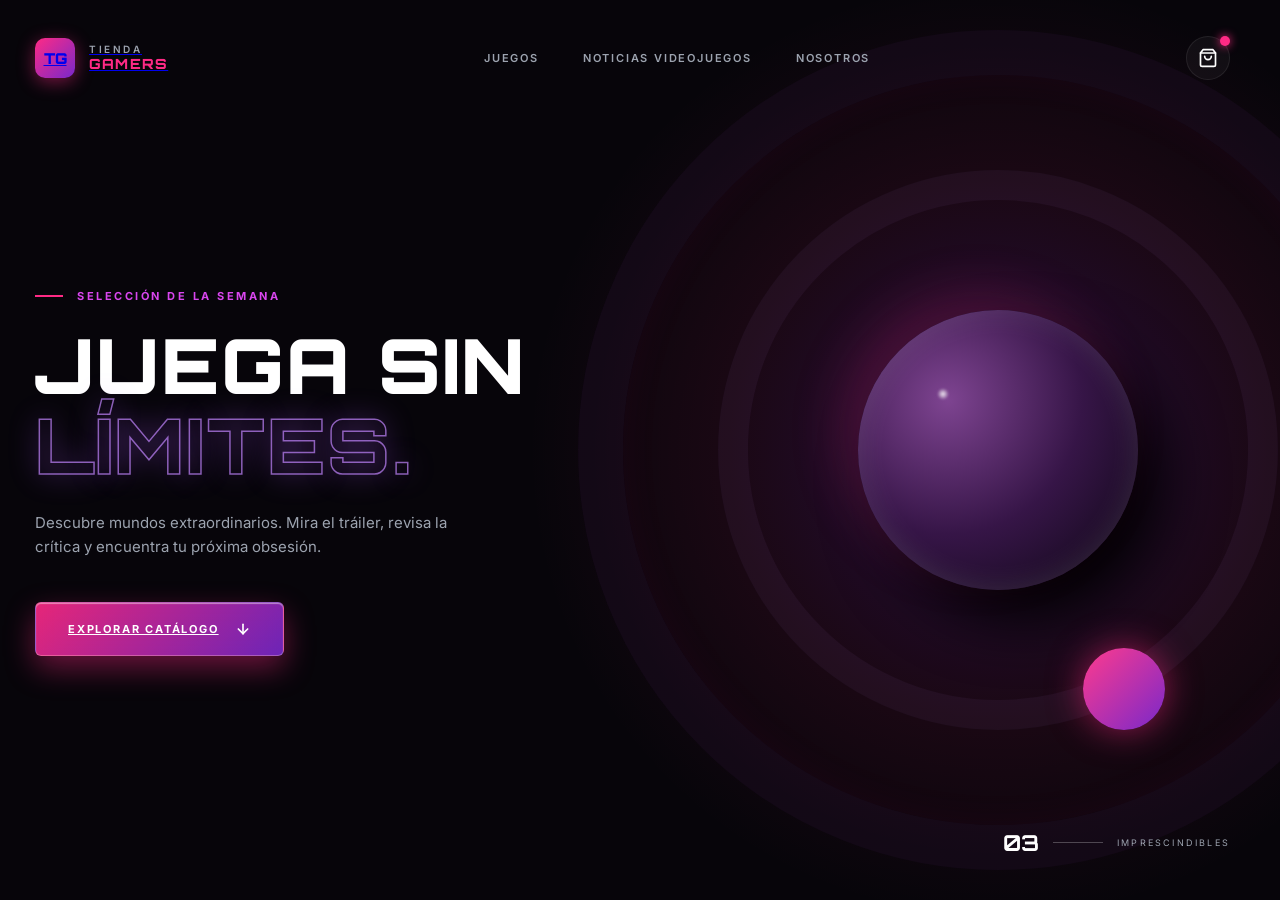
<file: index.html>
<!DOCTYPE html>
<html lang="es">
<head>
    <meta charset="UTF-8">
    <meta name="viewport" content="width=device-width, initial-scale=1.0">
    <title>Tienda Gamers - Juega Sin Límites</title>
    <link rel="preconnect" href="https://fonts.googleapis.com">
    <link rel="preconnect" href="https://fonts.gstatic.com" crossorigin>
    <link href="https://fonts.googleapis.com/css2?family=Inter:wght@400;500;600;700&family=Orbitron:wght@700;800;900&display=swap" rel="stylesheet">
    <link rel="stylesheet" href="css/styles.css">
    <link rel="stylesheet" href="css/animations.css">
</head>
<body>

    <!-- Contenedor a pantalla completa -->
    <div class="fullscreen-wrapper">

        <!-- Fondos, Anillos y Esferas -->
        <div class="fullscreen-wrapper__bg-effects">
            <div class="ambient-glow"></div>
            <div class="ring ring--outer"></div>
            <div class="ring ring--inner"></div>
            <div class="sphere sphere--main sphere--float-slow">
                <div class="sphere__glint"></div>
            </div>
            <div class="sphere sphere--small sphere--float-fast"></div>
        </div>

        <!-- Barra de Navegación -->
        <header class="navbar">
            <a href="index.html" class="logo">
                <div class="logo__icon">TG</div>
                <div class="logo__text">
                    <span class="logo__top">TIENDA</span>
                    <span class="logo__bottom">GAMERS</span>
                </div>
            </a>

            <nav class="nav-links">
                <a class="nav-links__item nav-links__item--lift" href="catalogo.html">JUEGOS</a>
                <a class="nav-links__item nav-links__item--lift" href="noticias.html">NOTICIAS VIDEOJUEGOS</a>
                <a class="nav-links__item nav-links__item--lift" href="nosotros.html">NOSOTROS</a>
            </nav>

            <a href="compras.html" class="cart-btn cart-btn--lift" aria-label="Bolsa de compras">
                <svg class="cart-btn__icon" width="20" height="20" viewBox="0 0 24 24" fill="none" stroke="currentColor" stroke-width="2" stroke-linecap="round" stroke-linejoin="round">
                    <path d="M6 2L3 6v14a2 2 0 0 0 2 2h14a2 2 0 0 0 2-2V6l-3-4z"></path>
                    <line x1="3" y1="6" x2="21" y2="6"></line>
                    <path d="M16 10a4 4 0 0 1-8 0"></path>
                </svg>
                <span class="cart-btn__badge"></span>
                <span class="cart-btn__count">0</span>
            </a>
        </header>

        <!-- Contenido Principal -->
        <main class="hero">
            <div class="hero__content">
                <div class="hero__eyebrow">
                    <span class="hero__eyebrow-line"></span>
                    <span class="hero__eyebrow-text">SELECCIÓN DE LA SEMANA</span>
                </div>

                <h1 class="hero__title">
                    JUEGA SIN<br>
                    <span class="hero__title-outline">LÍMITES.</span>
                </h1>

                <p class="hero__subtitle">
                    Descubre mundos extraordinarios. Mira el tráiler, revisa la crítica y encuentra tu próxima obsesión.
                </p>

                <a href="catalogo.html" class="hero__cta hero__cta--lift">
                    <span class="hero__cta-text">EXPLORAR CATÁLOGO</span>
                    <svg class="hero__cta-icon" width="16" height="16" viewBox="0 0 24 24" fill="none" stroke="currentColor" stroke-width="2.5" stroke-linecap="round" stroke-linejoin="round">
                        <line x1="12" y1="5" x2="12" y2="19"></line>
                        <polyline points="19 12 12 19 5 12"></polyline>
                    </svg>
                </a>
            </div>
        </main>

        <!-- Indicador inferior derecho (03) -->
        <footer class="bottom-bar">
            <div class="slide-indicator">
                <span class="slide-indicator__number">03</span>
                <span class="slide-indicator__line"></span>
                <span class="slide-indicator__label">IMPRESCINDIBLES</span>
            </div>
        </footer>

    </div>

    <script src="js/cart.js"></script>
</body>
</html>
</file>
<file: css/styles.css>
:root {
    --bg-dark: #07050a;
    --accent-pink: #ff2a85;
    --accent-purple: #7928ca;
    --text-white: #ffffff;
    --text-gray: #9ca3af;
}

* {
    margin: 0;
    padding: 0;
    box-sizing: border-box;
}

html, body {
    width: 100%;
    height: 100%;
    background-color: var(--bg-dark);
    color: var(--text-white);
    font-family: 'Inter', sans-serif;
    overflow: hidden;
}

.fullscreen-wrapper {
    position: relative;
    width: 100vw;
    height: 100vh;
    display: flex;
    flex-direction: column;
    justify-content: space-between;
}

.fullscreen-wrapper__bg-effects {
    position: absolute;
    inset: 0;
    overflow: hidden;
    pointer-events: none;
    z-index: 0;
}

.ambient-glow {
    position: absolute;
    top: 50%;
    right: 22%;
    transform: translate(50%, -50%);
    width: 950px;
    height: 950px;
    background: radial-gradient(circle, rgba(121, 40, 202, 0.28) 0%, rgba(255, 42, 133, 0.08) 40%, rgba(7, 5, 10, 0) 70%);
    border-radius: 50%;
}

.ring {
    position: absolute;
    top: 50%;
    right: 22%;
    transform: translate(50%, -50%);
    border-radius: 50%;
}

.ring--outer {
    width: 840px;
    height: 840px;
    border: 45px solid rgba(168, 85, 247, 0.04);
    box-shadow: inset 0 0 40px rgba(255, 42, 133, 0.05);
}

.ring--inner {
    width: 560px;
    height: 560px;
    border: 30px solid rgba(192, 132, 252, 0.05);
}

.sphere {
    position: absolute;
    border-radius: 50%;
}

.sphere--main {
    top: 50%;
    right: 22%;
    transform: translate(50%, -50%);
    width: 280px;
    height: 280px;
    background: radial-gradient(circle at 32% 32%, #7e4491 0%, #361547 50%, #09050e 100%);
    box-shadow:
        -20px -20px 50px rgba(255, 42, 133, 0.18),
        25px 30px 60px rgba(0, 0, 0, 0.95),
        inset 0 0 30px rgba(255, 255, 255, 0.12);
}

.sphere__glint {
    position: absolute;
    top: 28%;
    left: 28%;
    width: 12px;
    height: 12px;
    border-radius: 50%;
    background: radial-gradient(circle, rgba(255, 255, 255, 0.9) 0%, rgba(255, 42, 133, 0) 70%);
    filter: blur(1px);
}

.sphere--small {
    top: 72%;
    right: 9%;
    width: 82px;
    height: 82px;
    background: linear-gradient(135deg, #ff3b8d 0%, #7928ca 100%);
    box-shadow: 0 0 35px rgba(255, 42, 133, 0.55);
}

.navbar {
    position: relative;
    z-index: 10;
    width: 100%;
    padding: 36px 50px 36px 35px;
    display: flex;
    justify-content: space-between;
    align-items: center;
}

.logo {
    display: flex;
    align-items: center;
    gap: 14px;
    cursor: pointer;
}

.logo__icon {
    background: linear-gradient(135deg, var(--accent-pink), var(--accent-purple));
    width: 40px;
    height: 40px;
    border-radius: 10px;
    display: flex;
    align-items: center;
    justify-content: center;
    font-family: 'Orbitron', sans-serif;
    font-weight: 900;
    font-size: 15px;
    box-shadow: 0 4px 18px rgba(255, 42, 133, 0.45);
}

.logo__text {
    display: flex;
    flex-direction: column;
    line-height: 1.15;
}

.logo__top {
    font-size: 10px;
    letter-spacing: 2.5px;
    color: var(--text-gray);
    font-weight: 600;
}

.logo__bottom {
    font-family: 'Orbitron', sans-serif;
    font-size: 14px;
    font-weight: 800;
    letter-spacing: 1.2px;
    color: var(--accent-pink);
}

.nav-links {
    display: flex;
    gap: 44px;
}

.nav-links__item {
    text-decoration: none;
    color: var(--text-gray);
    font-size: 11px;
    font-weight: 600;
    letter-spacing: 1.8px;
}

.nav-links__item:hover {
    color: var(--text-white);
}

.cart-btn {
    position: relative;
    width: 44px;
    height: 44px;
    border-radius: 50%;
    background: rgba(255, 255, 255, 0.04);
    border: 1px solid rgba(255, 255, 255, 0.08);
    display: flex;
    align-items: center;
    justify-content: center;
    color: var(--text-white);
    cursor: pointer;
}

.cart-btn:hover {
    background: rgba(255, 255, 255, 0.1);
    border-color: var(--accent-pink);
}

.cart-btn__badge {
    position: absolute;
    top: -1px;
    right: -1px;
    width: 10px;
    height: 10px;
    background-color: var(--accent-pink);
    border-radius: 50%;
    box-shadow: 0 0 10px var(--accent-pink);
}

.hero {
    position: relative;
    z-index: 10;
    width: 100%;
    padding: 0 35px;
    display: flex;
    align-items: center;
}

.hero__eyebrow {
    display: flex;
    align-items: center;
    gap: 14px;
    font-size: 11px;
    font-weight: 700;
    letter-spacing: 2.5px;
    color: #d946ef;
    margin-bottom: 22px;
}

.hero__eyebrow-line {
    width: 28px;
    height: 2px;
    background-color: var(--accent-pink);
}

.hero__title {
    font-family: 'Orbitron', sans-serif;
    font-size: clamp(48px, 6.5vw, 76px);
    font-weight: 900;
    line-height: 1.05;
    letter-spacing: 2px;
    margin-bottom: 26px;
}

.hero__title-outline {
    color: transparent;
    -webkit-text-stroke: 1.5px rgba(192, 132, 252, 0.7);
    text-shadow: 0 0 30px rgba(168, 85, 247, 0.3);
}

.hero__subtitle {
    max-width: 460px;
    color: var(--text-gray);
    font-size: 15px;
    line-height: 1.65;
    margin-bottom: 42px;
}

.hero__cta {
    display: inline-flex;
    align-items: center;
    gap: 16px;
    padding: 18px 32px;
    background: linear-gradient(135deg, rgba(255, 42, 133, 0.9) 0%, rgba(121, 40, 202, 0.9) 100%);
    backdrop-filter: blur(12px);
    border: 1px solid rgba(255, 255, 255, 0.25);
    border-radius: 6px;
    color: var(--text-white);
    font-family: 'Inter', sans-serif;
    font-size: 11px;
    font-weight: 700;
    letter-spacing: 1.8px;
    cursor: pointer;
    box-shadow:
        0 12px 30px rgba(255, 42, 133, 0.4),
        inset 0 1px 1px rgba(255, 255, 255, 0.45);
}

.hero__cta:hover {
    box-shadow:
        0 16px 40px rgba(255, 42, 133, 0.6),
        inset 0 1px 1px rgba(255, 255, 255, 0.65);
}

.bottom-bar {
    position: relative;
    z-index: 10;
    width: 100%;
    padding: 0 50px 44px 35px;
    display: flex;
    justify-content: flex-end;
}

.slide-indicator {
    display: flex;
    align-items: center;
    gap: 14px;
}

.slide-indicator__number {
    font-family: 'Orbitron', sans-serif;
    font-size: 22px;
    font-weight: 700;
    color: var(--text-white);
}

.slide-indicator__line {
    width: 50px;
    height: 1px;
    background-color: rgba(255, 255, 255, 0.25);
}

.slide-indicator__label {
    font-size: 9px;
    letter-spacing: 2.2px;
    color: var(--text-gray);
}
</file>
<file: css/animations.css>
@keyframes float-main-sphere {
    0%, 100% {
        transform: translate(50%, calc(-50% - 14px));
    }
    50% {
        transform: translate(50%, calc(-50% + 14px));
    }
}

@keyframes float-small-sphere {
    0%, 100% {
        transform: translateY(-12px);
    }
    50% {
        transform: translateY(12px);
    }
}

.sphere--float-slow {
    animation: float-main-sphere 5.5s ease-in-out infinite;
}

.sphere--float-fast {
    animation: float-small-sphere 3.6s ease-in-out infinite;
}

.nav-links__item--lift {
    display: inline-block;
    transition: transform 0.25s ease, color 0.25s ease, text-shadow 0.25s ease;
}

.nav-links__item--lift:hover {
    transform: translateY(-3px);
    color: var(--text-white);
    text-shadow: 0 0 12px rgba(255, 42, 133, 0.65);
}

.cart-btn--lift {
    transition: transform 0.25s ease, background-color 0.25s ease, border-color 0.25s ease, box-shadow 0.25s ease;
}

.cart-btn--lift:hover {
    transform: translateY(-3px);
    background: rgba(255, 42, 133, 0.14);
    border-color: var(--accent-pink);
    box-shadow: 0 8px 22px rgba(255, 42, 133, 0.45), 0 0 14px rgba(121, 40, 202, 0.35);
}

.hero__cta--lift {
    transition: transform 0.25s ease, box-shadow 0.25s ease, filter 0.25s ease;
}

.hero__cta--lift:hover {
    transform: translateY(-4px);
    filter: brightness(1.08);
    box-shadow:
        0 16px 36px rgba(255, 42, 133, 0.6),
        0 0 24px rgba(121, 40, 202, 0.45),
        inset 0 1px 1px rgba(255, 255, 255, 0.65);
}

.hero__cta--lift:active {
    transform: translateY(-1px);
}
</file>
